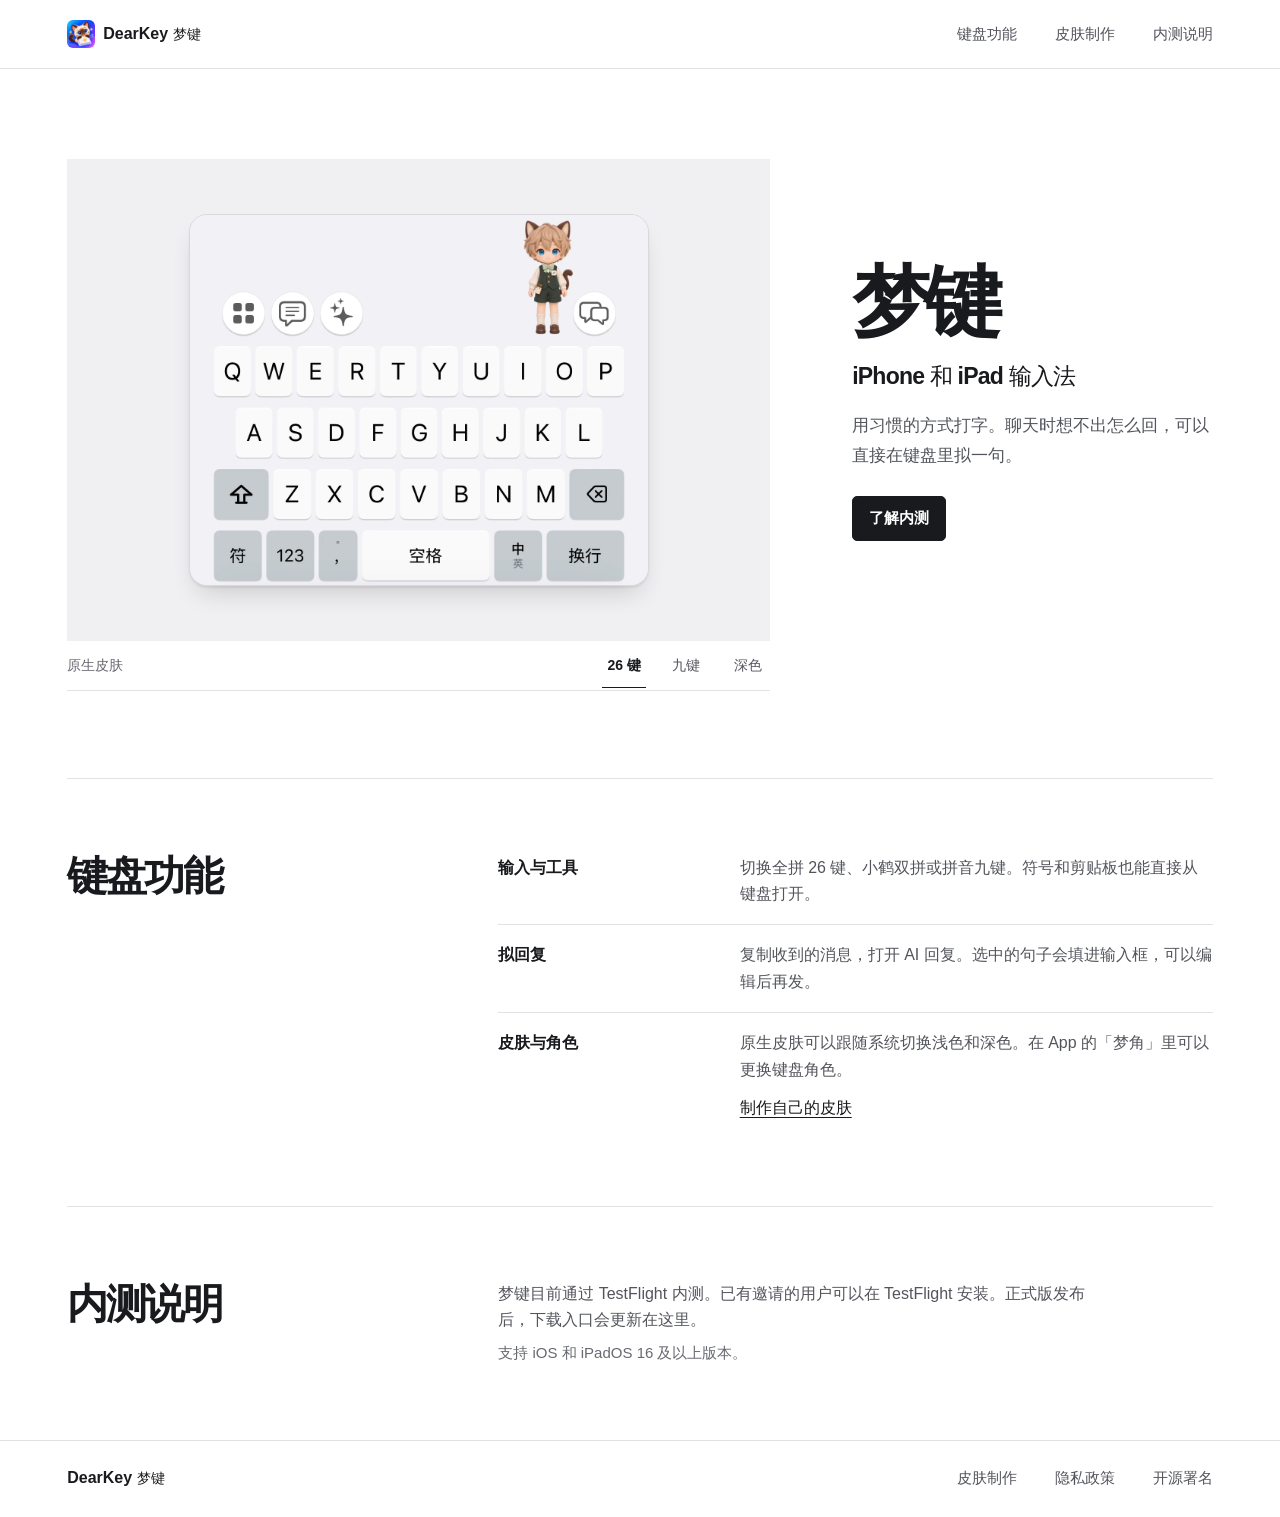
<file: index.html>
<!DOCTYPE html>
<html lang="zh-CN">
<head>
  <meta charset="UTF-8">
  <meta name="viewport" content="width=device-width, initial-scale=1, viewport-fit=cover">
  <title>DearKey 梦键 · iPhone 和 iPad 输入法</title>
  <meta name="description" content="梦键是 iPhone 和 iPad 上的输入法，支持全拼、小鹤双拼、拼音九键和键盘内拟回复。">
  <meta name="theme-color" content="#ffffff">
  <link rel="canonical" href="https://dearkey.cn/">
  <link rel="icon" type="image/png" href="assets/favicon.png">
  <link rel="apple-touch-icon" href="assets/favicon.png">
  <meta property="og:type" content="website">
  <meta property="og:site_name" content="DearKey 梦键">
  <meta property="og:title" content="DearKey 梦键 · iPhone 和 iPad 输入法">
  <meta property="og:description" content="全拼、小鹤双拼和拼音九键。需要时，可以在键盘里拟回复。">
  <meta property="og:url" content="https://dearkey.cn/">
  <meta property="og:image" content="https://dearkey.cn/assets/keyboard-native-light.webp">
  <meta property="og:image:alt" content="梦键的原生灰白皮肤与全拼 26 键">
  <meta name="twitter:card" content="summary_large_image">
  <link rel="stylesheet" href="assets/styles.css?v=3">
  <script type="application/ld+json">
  {"@context":"https://schema.org","@type":"SoftwareApplication","name":"DearKey 梦键","applicationCategory":"UtilitiesApplication","operatingSystem":"iOS 16+ / iPadOS","description":"支持全拼、小鹤双拼、拼音九键和键盘内 AI 回复的输入法。","url":"https://dearkey.cn/","image":"https://dearkey.cn/assets/appicon.webp"}
  </script>
</head>
<body>
  <a class="skip-link" href="#main">跳到正文</a>
  <header class="nav" id="top">
    <div class="wrap nav-in">
      <a class="brand" href="#top" aria-label="DearKey 梦键首页">
        <img src="assets/appicon.webp" alt="" width="28" height="28">
        <span>DearKey <em>梦键</em></span>
      </a>
      <nav class="links" aria-label="主导航">
        <a class="nav-product" href="#product">键盘功能</a>
        <a href="skin-studio/index.html">皮肤制作</a>
        <a href="#get">内测说明</a>
      </nav>
    </div>
  </header>

  <main class="wrap" id="main">
    <section class="hero" aria-labelledby="hero-title">
      <div class="hero-intro">
        <h1 id="hero-title">梦键</h1>
        <p class="hero-platform">iPhone 和 iPad 输入法</p>
        <p class="hero-description">用习惯的方式打字。聊天时想不出怎么回，可以直接在键盘里拟一句。</p>
        <a class="btn btn-ink" href="#get">了解内测</a>
      </div>

      <section class="keyboard-preview" id="screens" aria-labelledby="preview-title">
        <div class="keyboard-stage">
          <figure class="keyboard-shot keyboard-light">
            <img src="assets/keyboard-native-light.webp" width="1206" height="976" alt="梦键原生浅色皮肤的 26 键键盘，白色键帽和浅灰色功能键，猫耳角色站在工具栏旁" fetchpriority="high">
          </figure>
          <figure class="keyboard-shot keyboard-nine">
            <img src="assets/keyboard-native-nine.webp" width="1206" height="976" alt="梦键原生浅色皮肤的拼音九键键盘" fetchpriority="low">
          </figure>
          <figure class="keyboard-shot keyboard-dark">
            <img src="assets/keyboard-native-dark.webp" width="1206" height="976" alt="梦键原生深色皮肤的 26 键键盘" fetchpriority="low">
          </figure>
        </div>
        <div class="preview-caption">
          <p id="preview-title">原生皮肤</p>
          <fieldset class="preview-controls">
            <legend class="visually-hidden">切换键盘预览</legend>
            <div class="preview-option">
              <input type="radio" name="keyboard-preview" id="preview-light" checked>
              <label for="preview-light">26 键</label>
            </div>
            <div class="preview-option">
              <input type="radio" name="keyboard-preview" id="preview-nine">
              <label for="preview-nine">九键</label>
            </div>
            <div class="preview-option">
              <input type="radio" name="keyboard-preview" id="preview-dark">
              <label for="preview-dark">深色</label>
            </div>
          </fieldset>
        </div>
      </section>
    </section>

    <section class="features" id="product" aria-labelledby="product-title">
      <h2 id="product-title">键盘功能</h2>
      <dl class="feature-list">
        <div>
          <dt>输入与工具</dt>
          <dd>切换全拼 26 键、小鹤双拼或拼音九键。符号和剪贴板也能直接从键盘打开。</dd>
        </div>
        <div>
          <dt>拟回复</dt>
          <dd>复制收到的消息，打开 AI 回复。选中的句子会填进输入框，可以编辑后再发。</dd>
        </div>
        <div id="characters">
          <dt>皮肤与角色</dt>
          <dd>原生皮肤可以跟随系统切换浅色和深色。在 App 的「梦角」里可以更换键盘角色。<a href="skin-studio/index.html">制作自己的皮肤</a></dd>
        </div>
      </dl>
    </section>

    <section class="access" id="get" aria-labelledby="access-title">
      <h2 id="access-title">内测说明</h2>
      <p>梦键目前通过 TestFlight 内测。已有邀请的用户可以在 TestFlight 安装。正式版发布后，下载入口会更新在这里。</p>
      <p class="system-requirements">支持 iOS 和 iPadOS 16 及以上版本。</p>
    </section>
  </main>

  <footer class="footer">
    <div class="wrap footer-bottom">
      <a class="brand" href="#top" aria-label="回到 DearKey 梦键首页">
        <span>DearKey <em>梦键</em></span>
      </a>
      <nav class="footer-links" aria-label="页脚链接">
        <a href="skin-studio/index.html">皮肤制作</a>
        <a href="privacy.html">隐私政策</a>
        <a href="credits.html">开源署名</a>
      </nav>
    </div>
  </footer>
</body>
</html>
</file>
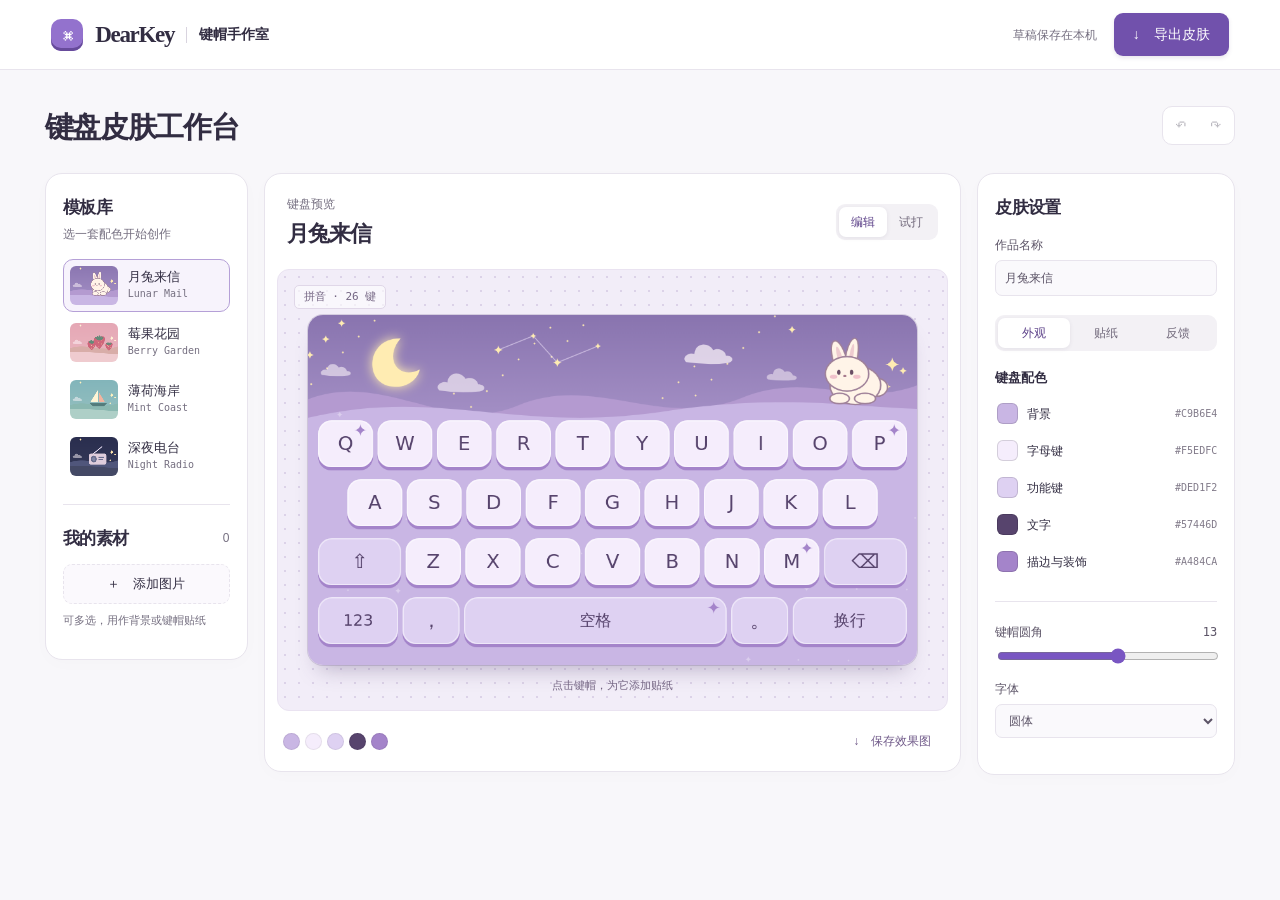
<file: skin-studio/index.html>
<!doctype html>
<html lang="zh-CN">
  <head>
    <meta charset="utf-8" />
    <meta name="viewport" content="width=device-width,initial-scale=1" />
    <meta name="theme-color" content="#f8f6fb" />
    <title>键帽手作室 · DearKey 梦键</title>
    <link rel="stylesheet" href="studio.css" />
    <script defer src="drawing.js"></script>
    <script defer src="package.js"></script>
    <script defer src="studio.js"></script>
  </head>
  <body>
    <header>
      <div class="brand">
        <span class="logo" aria-hidden="true">⌘</span><strong>DearKey</strong
        ><i></i><span>键帽手作室</span>
      </div>
      <div class="header-actions">
        <small id="saved" role="status"></small
        ><button id="export" class="primary">↓　导出皮肤</button>
      </div>
    </header>
    <main>
      <div class="page-title">
        <div><h1>键盘皮肤工作台</h1></div>
        <div class="history">
          <button id="undo" title="撤销" aria-label="撤销">↶</button
          ><button id="redo" title="重做" aria-label="重做">↷</button>
        </div>
      </div>
      <div class="workspace">
        <aside class="library panel">
          <h2>模板库</h2>
          <p class="muted">选一套配色开始创作</p>
          <div id="templates"></div>
          <hr />
          <div class="row">
            <h2>我的素材</h2>
            <span class="count" id="asset-count">0</span>
          </div>
          <label class="upload"
            >＋　添加图片<input
              id="files"
              type="file"
              multiple
              accept="image/*" /></label
          ><small class="hint">可多选，用作背景或键帽贴纸</small>
          <div id="assets"></div>
          <button id="batch" class="outline" hidden>
            按素材顺序铺到字母键
          </button>
        </aside>
        <section class="center panel">
          <div class="canvas-head">
            <div>
              <small class="muted">键盘预览</small>
              <h2 id="design-title"></h2>
            </div>
            <div class="segments" aria-label="预览模式">
              <button id="edit" aria-pressed="true">编辑</button
              ><button id="try" aria-pressed="false">试打</button>
            </div>
          </div>
          <div class="stage">
            <span class="stage-label">拼音 · 26 键</span>
            <div id="keyboard">
              <canvas
                id="preview"
                width="960"
                height="552"
                aria-label="键盘外观"
              ></canvas>
              <div id="keys"></div>
              <canvas
                id="float-preview"
                width="192"
                height="192"
                hidden
                aria-hidden="true"
              ></canvas>
            </div>
            <span class="stage-caption" id="stage-caption"></span>
          </div>
          <div class="trybar" id="trybar" hidden>
            <label for="typed">试打</label
            ><textarea
              id="typed"
              rows="1"
              placeholder="点击键帽，或在这里输入"
            ></textarea
            ><button id="clear">清空</button>
          </div>
          <div class="canvas-foot">
            <div class="palette" id="palette"></div>
            <button id="png" class="quiet">↓　保存效果图</button>
          </div>
        </section>
        <aside class="inspector panel">
          <h2>皮肤设置</h2>
          <label class="field"
            >作品名称<input id="name" maxlength="32"
          /></label>
          <div class="tabs" role="group" aria-label="设置分类">
            <button data-tab="look" aria-pressed="true">外观</button
            ><button data-tab="art">贴纸</button
            ><button data-tab="feedback">反馈</button>
          </div>
          <div id="look">
            <div class="subhead">键盘配色</div>
            <div id="colors"></div>
            <hr />
            <label class="field"
              >键帽圆角 <output id="radius-value" for="radius"></output
              ><input id="radius" type="range" min="2" max="22"
            /></label>
            <label class="field"
              >字体<select id="font">
                <option value="rounded">圆体</option>
                <option value="serif">衬线体</option>
                <option value="mono">等宽体</option>
              </select></label
            >
          </div>
          <div id="art" hidden>
            <label class="field">贴纸位置<select id="target"></select></label>
            <div class="subhead">图案</div>
            <div id="motifs"></div>
            <button id="remove-face" class="quiet">恢复键帽底色</button
            ><button id="remove-art" class="quiet">移除此处贴纸</button>
            <hr />
            <label class="field"
              >漂浮贴纸<select id="floating">
                <option value="">关闭</option>
                <option>✦</option>
                <option>♡</option>
                <option>☾</option>
                <option>✿</option>
              </select></label
            >
            <div id="float-settings" hidden>
              <label class="field"
                >水平位置<input
                  id="floatX"
                  type="range"
                  min="5"
                  max="95" /></label
              ><label class="field"
                >垂直位置<input
                  id="floatY"
                  type="range"
                  min="8"
                  max="92" /></label
              ><label class="field"
                >贴纸大小<input id="floatSize" type="range" min="4" max="19"
              /></label>
            </div>
            <hr />
            <div class="subhead">背景图片</div>
            <button id="choose-bg" class="outline">从设备选择图片</button
            ><button id="reset-bg" class="quiet">恢复模板背景</button
            ><small class="hint">点素材缩略图，可将它用作背景或贴纸。</small>
          </div>
          <div id="feedback" hidden>
            <label class="field"
              >按键动效<select id="effect">
                <option value="none">关闭</option>
                <option value="bounce">轻弹</option>
                <option value="star">星光上浮</option>
              </select></label
            ><label class="field"
              >按键音效<select id="sound">
                <option value="none">静音</option>
                <option value="click">轻敲</option>
                <option value="pop">气泡</option>
              </select></label
            ><button id="audition" class="outline">▷　试按一下</button>
          </div>
        </aside>
      </div>
    </main>
    <dialog id="export-dialog">
      <form method="dialog">
        <div class="row">
          <h2>导出皮肤</h2>
          <button aria-label="关闭">×</button>
        </div>
      </form>
      <p>
        将皮肤包存到「文件」，在梦键的「键盘皮肤 →
        导入百度皮肤」中选取，即可换上。
      </p>
      <button id="download" class="primary">↓　下载梦键皮肤包 (.bda)</button>
    </dialog>
    <dialog id="asset-dialog">
      <form method="dialog">
        <div class="row">
          <h2>使用素材</h2>
          <button aria-label="关闭">×</button>
        </div>
      </form>
      <img id="asset-preview" alt="所选素材" /><button
        id="use-bg"
        class="outline"
      >
        设为键盘背景</button
      ><button id="use-face" class="outline">设为所选键帽底图</button
      ><button id="use-float" class="outline">设为漂浮贴纸</button
      ><button id="use-art" class="outline">贴到所选键帽</button>
    </dialog>
    <input type="file" id="bg-file" accept="image/*" hidden />
    <div id="notice" role="status"></div>
  </body>
</html>
</file>
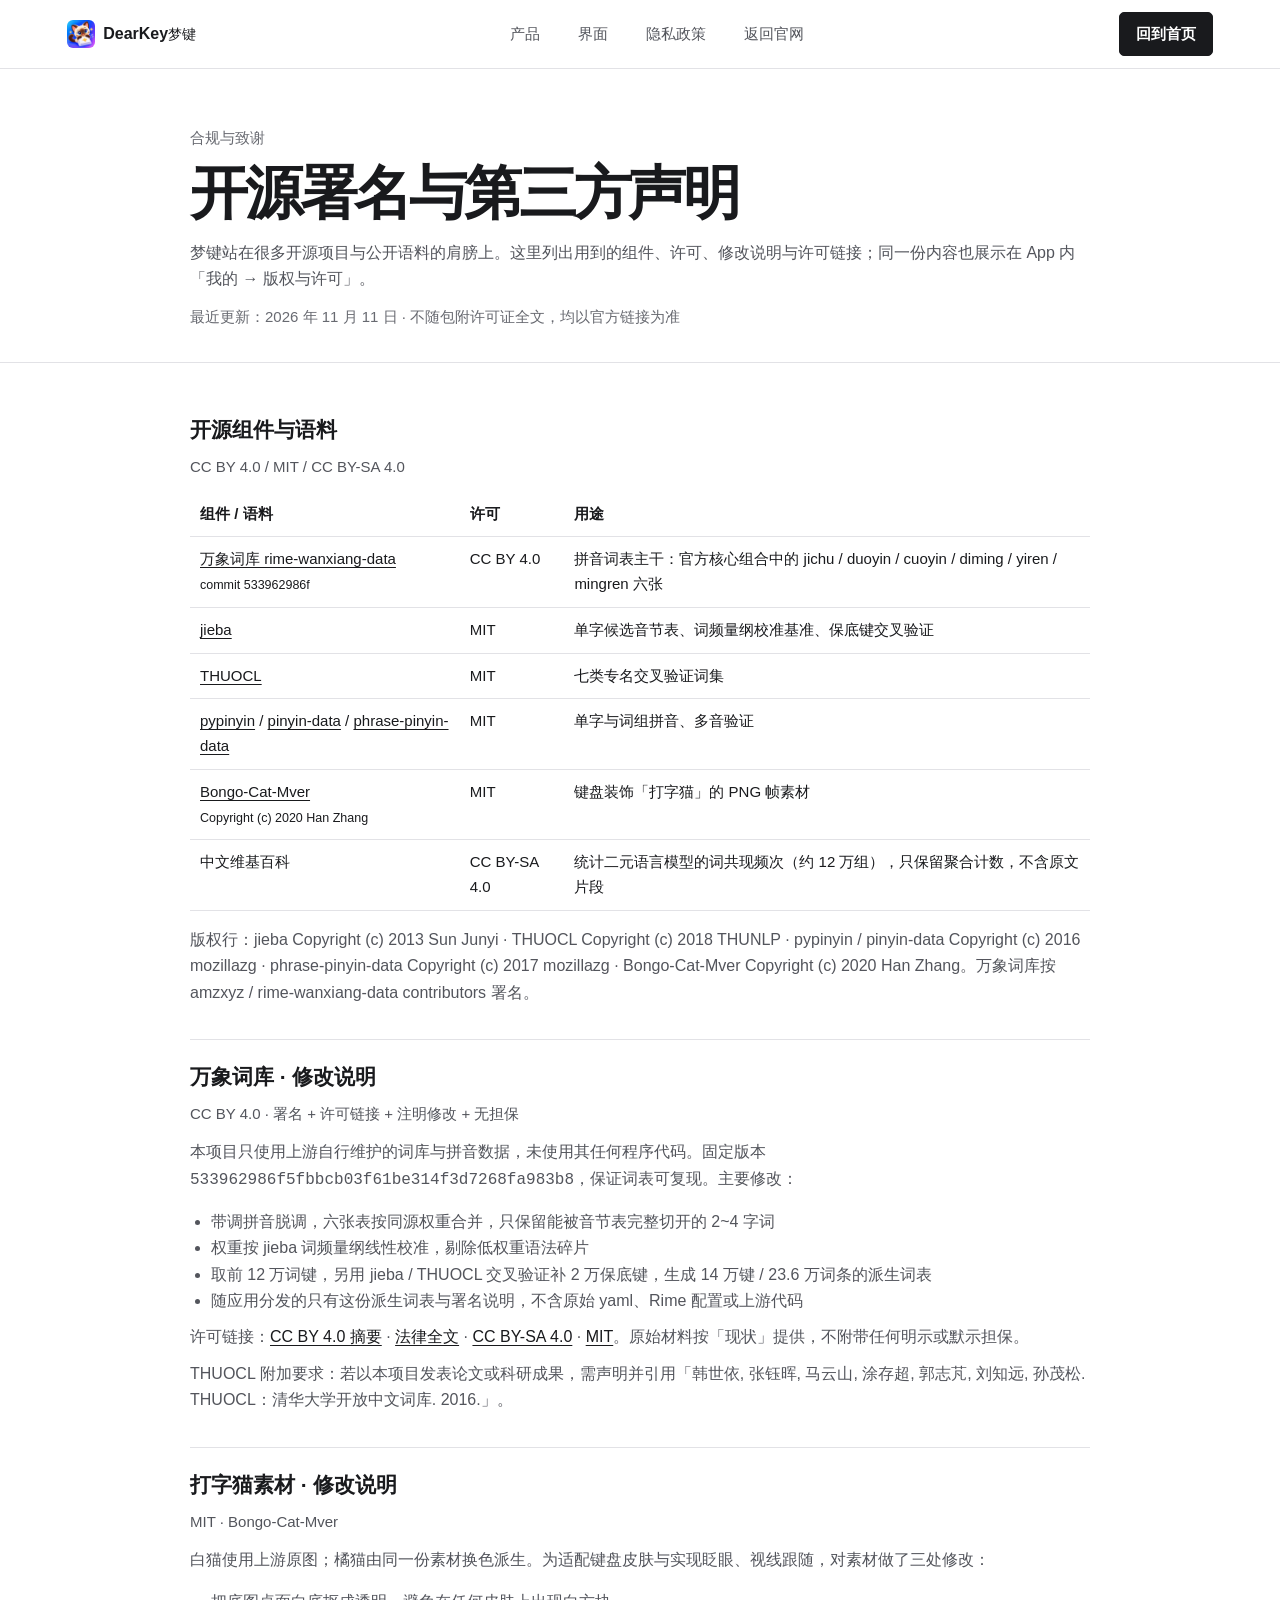
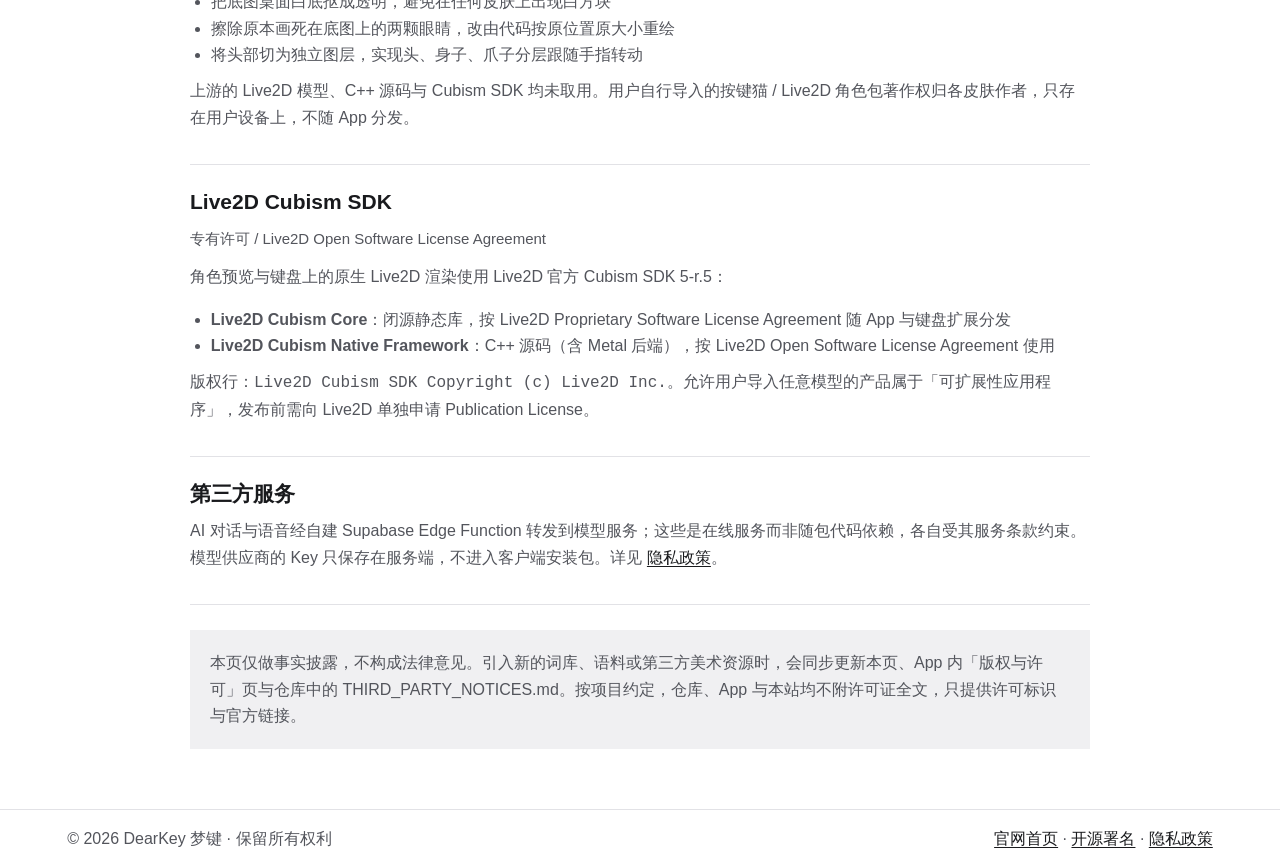
<file: credits.html>
<!DOCTYPE html>
<html lang="zh-CN">
<head>
<meta charset="UTF-8">
<meta name="viewport" content="width=device-width, initial-scale=1">
<title>开源署名 · DearKey 梦键</title>
<meta name="description" content="DearKey 梦键使用的第三方组件、语料与素材的署名、许可与修改说明。">
<meta name="theme-color" content="#ffffff">
<link rel="canonical" href="https://dearkey.cn/credits.html">
<link rel="icon" type="image/png" href="assets/favicon.png">
<link rel="stylesheet" href="assets/styles.css?v=3">
</head>
<body class="doc-page">
<header class="nav"><div class="wrap nav-in">
  <a class="brand" href="index.html"><img src="assets/appicon.webp" alt="DearKey 梦键图标" width="30" height="30"><span>DearKey<em>梦键</em></span></a>
  <nav class="links" aria-label="主导航"><a href="index.html#product">产品</a><a href="index.html#screens">界面</a><a href="privacy.html">隐私政策</a><a href="index.html">返回官网</a></nav>
  <div class="nav-right"><a class="btn btn-ink btn-sm" href="index.html">回到首页</a></div>
</div></header>

<main>
<section class="doc-hero"><div class="container">
  <span class="eyebrow">合规与致谢</span>
  <h1>开源署名与第三方声明</h1>
  <p>梦键站在很多开源项目与公开语料的肩膀上。这里列出用到的组件、许可、修改说明与许可链接；同一份内容也展示在 App 内「我的 → 版权与许可」。</p>
  <div class="doc-meta">最近更新：2026 年 11 月 11 日 · 不随包附许可证全文，均以官方链接为准</div>
</div></section>

<section class="doc"><div class="container doc-body">

  <article class="card doc-card">
    <h2>开源组件与语料</h2>
    <span class="lic">CC BY 4.0 / MIT / CC BY-SA 4.0</span>
    <div class="table-wrap"><table>
      <thead><tr><th>组件 / 语料</th><th>许可</th><th>用途</th></tr></thead>
      <tbody>
        <tr><td><a href="https://github.com/amzxyz/rime-wanxiang-data" target="_blank" rel="noopener">万象词库 rime-wanxiang-data</a><br><small>commit 533962986f</small></td><td>CC BY 4.0</td><td>拼音词表主干：官方核心组合中的 jichu / duoyin / cuoyin / diming / yiren / mingren 六张</td></tr>
        <tr><td><a href="https://github.com/fxsjy/jieba" target="_blank" rel="noopener">jieba</a></td><td>MIT</td><td>单字候选音节表、词频量纲校准基准、保底键交叉验证</td></tr>
        <tr><td><a href="https://github.com/thunlp/THUOCL" target="_blank" rel="noopener">THUOCL</a></td><td>MIT</td><td>七类专名交叉验证词集</td></tr>
        <tr><td><a href="https://github.com/mozillazg/python-pinyin" target="_blank" rel="noopener">pypinyin</a> / <a href="https://github.com/mozillazg/pinyin-data" target="_blank" rel="noopener">pinyin-data</a> / <a href="https://github.com/mozillazg/phrase-pinyin-data" target="_blank" rel="noopener">phrase-pinyin-data</a></td><td>MIT</td><td>单字与词组拼音、多音验证</td></tr>
        <tr><td><a href="https://github.com/MMmmmoko/Bongo-Cat-Mver" target="_blank" rel="noopener">Bongo-Cat-Mver</a><br><small>Copyright (c) 2020 Han Zhang</small></td><td>MIT</td><td>键盘装饰「打字猫」的 PNG 帧素材</td></tr>
        <tr><td>中文维基百科</td><td>CC BY-SA 4.0</td><td>统计二元语言模型的词共现频次（约 12 万组），只保留聚合计数，不含原文片段</td></tr>
      </tbody>
    </table></div>
    <p style="margin-top:16px">版权行：jieba Copyright (c) 2013 Sun Junyi · THUOCL Copyright (c) 2018 THUNLP · pypinyin / pinyin-data Copyright (c) 2016 mozillazg · phrase-pinyin-data Copyright (c) 2017 mozillazg · Bongo-Cat-Mver Copyright (c) 2020 Han Zhang。万象词库按 amzxyz / rime-wanxiang-data contributors 署名。</p>
  </article>

  <article class="card doc-card">
    <h2>万象词库 · 修改说明</h2>
    <span class="lic">CC BY 4.0 · 署名 + 许可链接 + 注明修改 + 无担保</span>
    <p>本项目只使用上游自行维护的词库与拼音数据，未使用其任何程序代码。固定版本 <code>533962986f5fbbcb03f61be314f3d7268fa983b8</code>，保证词表可复现。主要修改：</p>
    <ul>
      <li>带调拼音脱调，六张表按同源权重合并，只保留能被音节表完整切开的 2~4 字词</li>
      <li>权重按 jieba 词频量纲线性校准，剔除低权重语法碎片</li>
      <li>取前 12 万词键，另用 jieba / THUOCL 交叉验证补 2 万保底键，生成 14 万键 / 23.6 万词条的派生词表</li>
      <li>随应用分发的只有这份派生词表与署名说明，不含原始 yaml、Rime 配置或上游代码</li>
    </ul>
    <p>许可链接：<a href="https://creativecommons.org/licenses/by/4.0/" target="_blank" rel="noopener">CC BY 4.0 摘要</a> · <a href="https://creativecommons.org/licenses/by/4.0/legalcode" target="_blank" rel="noopener">法律全文</a> · <a href="https://creativecommons.org/licenses/by-sa/4.0/" target="_blank" rel="noopener">CC BY-SA 4.0</a> · <a href="https://opensource.org/license/mit" target="_blank" rel="noopener">MIT</a>。原始材料按「现状」提供，不附带任何明示或默示担保。</p>
    <p>THUOCL 附加要求：若以本项目发表论文或科研成果，需声明并引用「韩世依, 张钰晖, 马云山, 涂存超, 郭志芃, 刘知远, 孙茂松. THUOCL：清华大学开放中文词库. 2016.」。</p>
  </article>

  <article class="card doc-card">
    <h2>打字猫素材 · 修改说明</h2>
    <span class="lic">MIT · Bongo-Cat-Mver</span>
    <p>白猫使用上游原图；橘猫由同一份素材换色派生。为适配键盘皮肤与实现眨眼、视线跟随，对素材做了三处修改：</p>
    <ul>
      <li>把底图桌面白底抠成透明，避免在任何皮肤上出现白方块</li>
      <li>擦除原本画死在底图上的两颗眼睛，改由代码按原位置原大小重绘</li>
      <li>将头部切为独立图层，实现头、身子、爪子分层跟随手指转动</li>
    </ul>
    <p>上游的 Live2D 模型、C++ 源码与 Cubism SDK 均未取用。用户自行导入的按键猫 / Live2D 角色包著作权归各皮肤作者，只存在用户设备上，不随 App 分发。</p>
  </article>

  <article class="card doc-card">
    <h2>Live2D Cubism SDK</h2>
    <span class="lic">专有许可 / Live2D Open Software License Agreement</span>
    <p>角色预览与键盘上的原生 Live2D 渲染使用 Live2D 官方 Cubism SDK 5-r.5：</p>
    <ul>
      <li><strong>Live2D Cubism Core</strong>：闭源静态库，按 Live2D Proprietary Software License Agreement 随 App 与键盘扩展分发</li>
      <li><strong>Live2D Cubism Native Framework</strong>：C++ 源码（含 Metal 后端），按 Live2D Open Software License Agreement 使用</li>
    </ul>
    <p>版权行：<code>Live2D Cubism SDK  Copyright (c) Live2D Inc.</code>。允许用户导入任意模型的产品属于「可扩展性应用程序」，发布前需向 Live2D 单独申请 Publication License。</p>
  </article>

  <article class="card doc-card">
    <h2>第三方服务</h2>
    <p>AI 对话与语音经自建 Supabase Edge Function 转发到模型服务；这些是在线服务而非随包代码依赖，各自受其服务条款约束。模型供应商的 Key 只保存在服务端，不进入客户端安装包。详见 <a href="privacy.html">隐私政策</a>。</p>
  </article>

  <div class="doc-note">本页仅做事实披露，不构成法律意见。引入新的词库、语料或第三方美术资源时，会同步更新本页、App 内「版权与许可」页与仓库中的 THIRD_PARTY_NOTICES.md。按项目约定，仓库、App 与本站均不附许可证全文，只提供许可标识与官方链接。</div>
</div></section>
</main>

<footer class="footer"><div class="wrap footer-bottom">
  <span>© 2026 DearKey 梦键 · 保留所有权利</span>
  <span><a href="index.html">官网首页</a> · <a href="credits.html">开源署名</a> · <a href="privacy.html">隐私政策</a></span>
</div></footer>
</body>
</html>
</file>
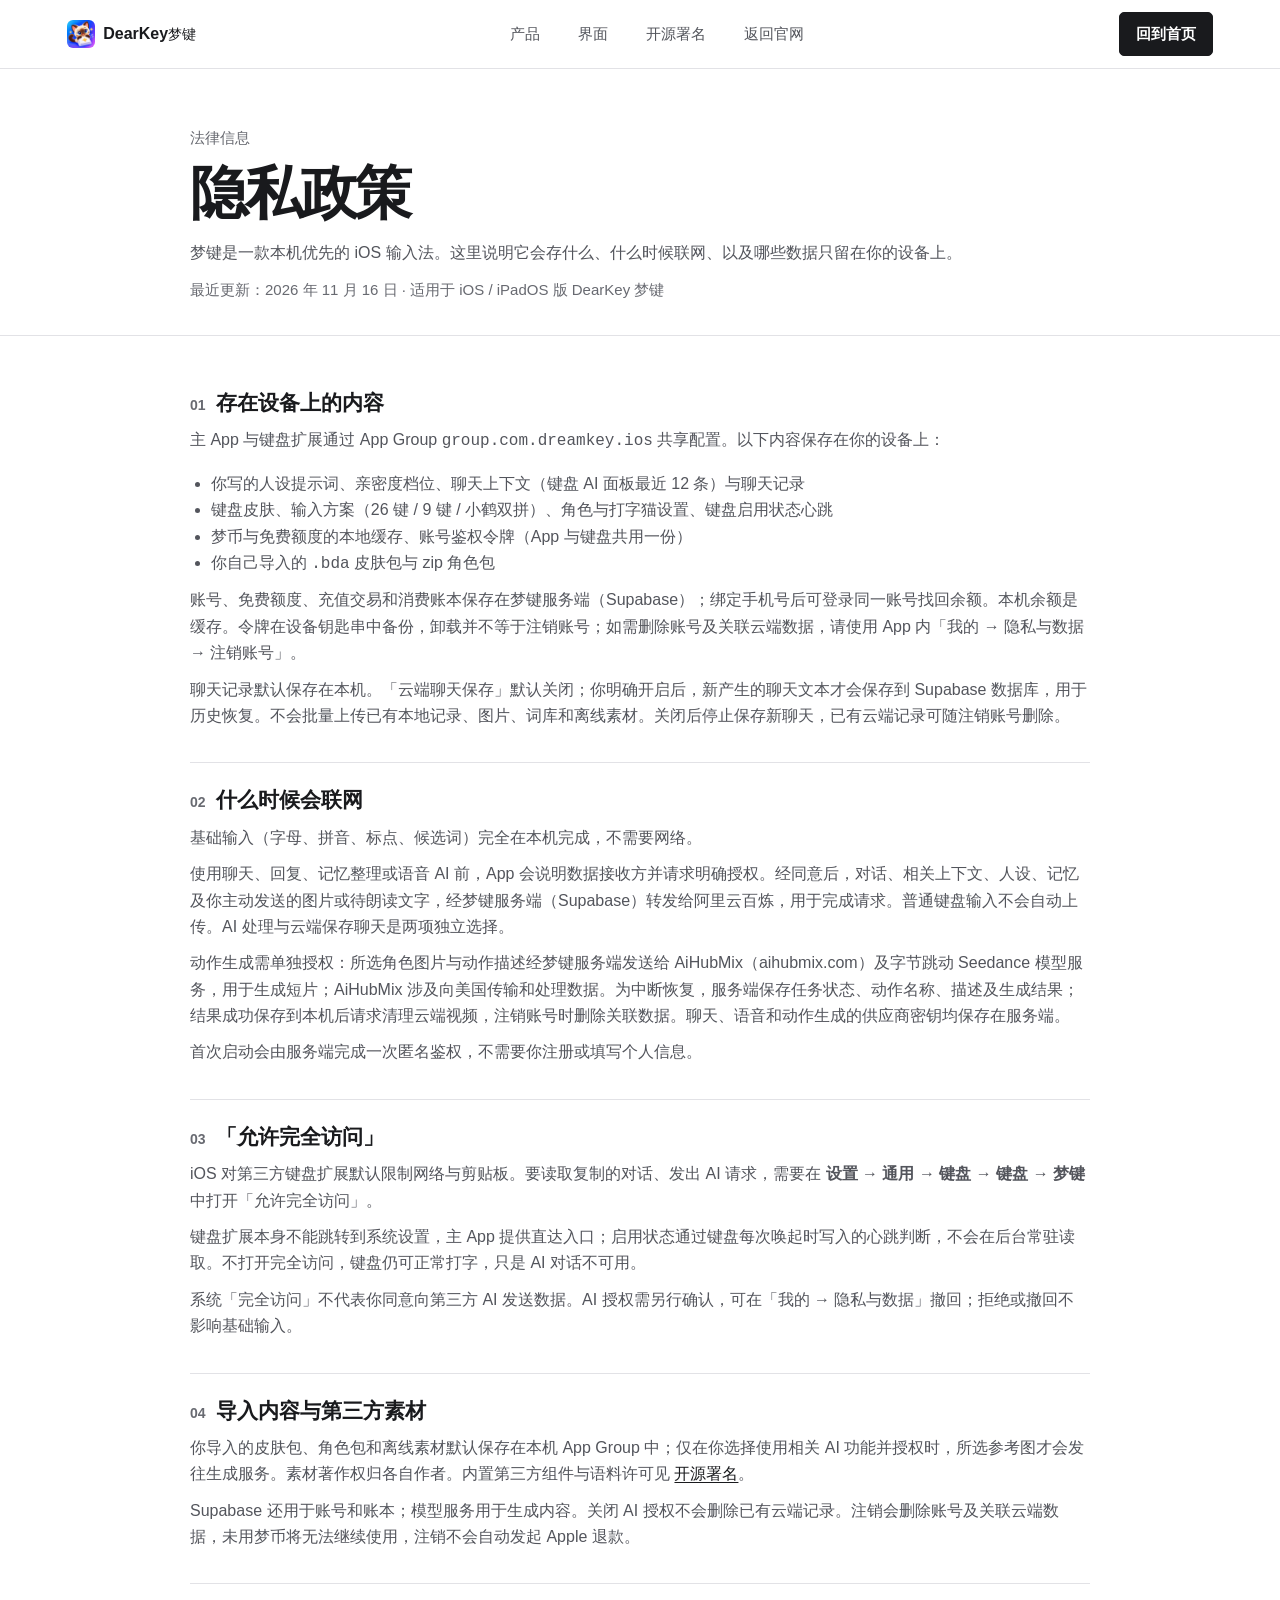
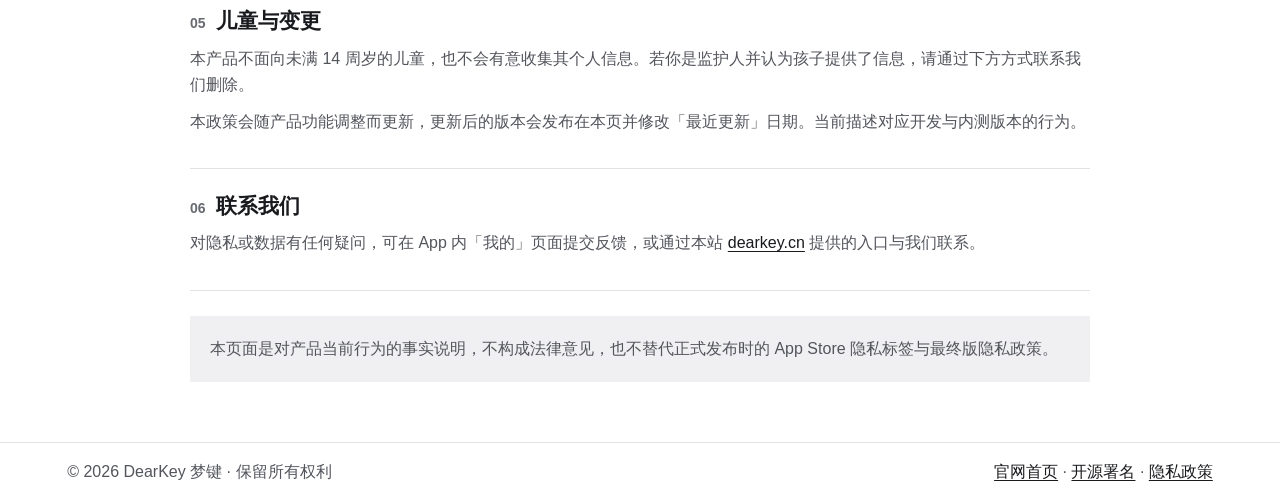
<file: privacy.html>
<!DOCTYPE html>
<html lang="zh-CN">
<head>
<meta charset="UTF-8">
<meta name="viewport" content="width=device-width, initial-scale=1">
<title>隐私政策 · DearKey 梦键</title>
<meta name="description" content="DearKey 梦键的隐私政策：本机存储、AI 对话请求、完全访问说明与数据处理方式。">
<meta name="theme-color" content="#ffffff">
<link rel="canonical" href="https://dearkey.cn/privacy.html">
<link rel="icon" type="image/png" href="assets/favicon.png">
<link rel="stylesheet" href="assets/styles.css?v=3">
</head>
<body class="doc-page">
<header class="nav"><div class="wrap nav-in">
  <a class="brand" href="index.html"><img src="assets/appicon.webp" alt="DearKey 梦键图标" width="30" height="30"><span>DearKey<em>梦键</em></span></a>
  <nav class="links" aria-label="主导航"><a href="index.html#product">产品</a><a href="index.html#screens">界面</a><a href="credits.html">开源署名</a><a href="index.html">返回官网</a></nav>
  <div class="nav-right"><a class="btn btn-ink btn-sm" href="index.html">回到首页</a></div>
</div></header>

<main>
<section class="doc-hero"><div class="container">
  <span class="eyebrow">法律信息</span>
  <h1>隐私政策</h1>
  <p>梦键是一款本机优先的 iOS 输入法。这里说明它会存什么、什么时候联网、以及哪些数据只留在你的设备上。</p>
  <div class="doc-meta">最近更新：2026 年 11 月 16 日 · 适用于 iOS / iPadOS 版 DearKey 梦键</div>
</div></section>

<section class="doc"><div class="container doc-body">
  <article class="card doc-card">
    <h2><span>01</span> 存在设备上的内容</h2>
    <p>主 App 与键盘扩展通过 App Group <code>group.com.dreamkey.ios</code> 共享配置。以下内容保存在你的设备上：</p>
    <ul>
      <li>你写的人设提示词、亲密度档位、聊天上下文（键盘 AI 面板最近 12 条）与聊天记录</li>
      <li>键盘皮肤、输入方案（26 键 / 9 键 / 小鹤双拼）、角色与打字猫设置、键盘启用状态心跳</li>
      <li>梦币与免费额度的本地缓存、账号鉴权令牌（App 与键盘共用一份）</li>
      <li>你自己导入的 <code>.bda</code> 皮肤包与 zip 角色包</li>
    </ul>
    <p>账号、免费额度、充值交易和消费账本保存在梦键服务端（Supabase）；绑定手机号后可登录同一账号找回余额。本机余额是缓存。令牌在设备钥匙串中备份，卸载并不等于注销账号；如需删除账号及关联云端数据，请使用 App 内「我的 → 隐私与数据 → 注销账号」。</p>
    <p>聊天记录默认保存在本机。「云端聊天保存」默认关闭；你明确开启后，新产生的聊天文本才会保存到 Supabase 数据库，用于历史恢复。不会批量上传已有本地记录、图片、词库和离线素材。关闭后停止保存新聊天，已有云端记录可随注销账号删除。</p>
  </article>

  <article class="card doc-card">
    <h2><span>02</span> 什么时候会联网</h2>
    <p>基础输入（字母、拼音、标点、候选词）完全在本机完成，不需要网络。</p>
    <p>使用聊天、回复、记忆整理或语音 AI 前，App 会说明数据接收方并请求明确授权。经同意后，对话、相关上下文、人设、记忆及你主动发送的图片或待朗读文字，经梦键服务端（Supabase）转发给阿里云百炼，用于完成请求。普通键盘输入不会自动上传。AI 处理与云端保存聊天是两项独立选择。</p>
    <p>动作生成需单独授权：所选角色图片与动作描述经梦键服务端发送给 AiHubMix（aihubmix.com）及字节跳动 Seedance 模型服务，用于生成短片；AiHubMix 涉及向美国传输和处理数据。为中断恢复，服务端保存任务状态、动作名称、描述及生成结果；结果成功保存到本机后请求清理云端视频，注销账号时删除关联数据。聊天、语音和动作生成的供应商密钥均保存在服务端。</p>
    <p>首次启动会由服务端完成一次匿名鉴权，不需要你注册或填写个人信息。</p>
  </article>

  <article class="card doc-card">
    <h2><span>03</span> 「允许完全访问」</h2>
    <p>iOS 对第三方键盘扩展默认限制网络与剪贴板。要读取复制的对话、发出 AI 请求，需要在 <strong>设置 → 通用 → 键盘 → 键盘 → 梦键</strong> 中打开「允许完全访问」。</p>
    <p>键盘扩展本身不能跳转到系统设置，主 App 提供直达入口；启用状态通过键盘每次唤起时写入的心跳判断，不会在后台常驻读取。不打开完全访问，键盘仍可正常打字，只是 AI 对话不可用。</p>
    <p>系统「完全访问」不代表你同意向第三方 AI 发送数据。AI 授权需另行确认，可在「我的 → 隐私与数据」撤回；拒绝或撤回不影响基础输入。</p>
  </article>

  <article class="card doc-card">
    <h2><span>04</span> 导入内容与第三方素材</h2>
    <p>你导入的皮肤包、角色包和离线素材默认保存在本机 App Group 中；仅在你选择使用相关 AI 功能并授权时，所选参考图才会发往生成服务。素材著作权归各自作者。内置第三方组件与语料许可见 <a href="credits.html">开源署名</a>。</p>
    <p>Supabase 还用于账号和账本；模型服务用于生成内容。关闭 AI 授权不会删除已有云端记录。注销会删除账号及关联云端数据，未用梦币将无法继续使用，注销不会自动发起 Apple 退款。</p>
  </article>

  <article class="card doc-card">
    <h2><span>05</span> 儿童与变更</h2>
    <p>本产品不面向未满 14 周岁的儿童，也不会有意收集其个人信息。若你是监护人并认为孩子提供了信息，请通过下方方式联系我们删除。</p>
    <p>本政策会随产品功能调整而更新，更新后的版本会发布在本页并修改「最近更新」日期。当前描述对应开发与内测版本的行为。</p>
  </article>

  <article class="card doc-card">
    <h2><span>06</span> 联系我们</h2>
    <p>对隐私或数据有任何疑问，可在 App 内「我的」页面提交反馈，或通过本站 <a href="index.html">dearkey.cn</a> 提供的入口与我们联系。</p>
  </article>

  <div class="doc-note">本页面是对产品当前行为的事实说明，不构成法律意见，也不替代正式发布时的 App Store 隐私标签与最终版隐私政策。</div>
</div></section>
</main>

<footer class="footer"><div class="wrap footer-bottom">
  <span>© 2026 DearKey 梦键 · 保留所有权利</span>
  <span><a href="index.html">官网首页</a> · <a href="credits.html">开源署名</a> · <a href="privacy.html">隐私政策</a></span>
</div></footer>
</body>
</html>
</file>
<file: assets/styles.css>
:root {
  color-scheme: light;
  --paper: #fff;
  --ink: #191a1d;
  --muted: #53555c;
  --faint: #686a71;
  --line: #e2e2e6;
  --surface: #f0f0f2;
  --gutter: clamp(20px, 5.25vw, 76px);
  --sans: -apple-system, BlinkMacSystemFont, "PingFang SC", "Microsoft YaHei", "Noto Sans CJK SC", sans-serif;
}

*, *::before, *::after { box-sizing: border-box; }
html { scroll-padding-top: 22px; }
body {
  margin: 0;
  color: var(--ink);
  background: var(--paper);
  font: 1rem/1.65 var(--sans);
  -webkit-font-smoothing: antialiased;
}
h1, h2, h3, p, figure, dl, dd { margin: 0; }
a { color: inherit; }
img { display: block; max-width: 100%; height: auto; }
:focus-visible { outline: 2px solid #2054a4; outline-offset: 4px; }

.wrap { width: min(100% - 2 * var(--gutter), 1180px); margin-inline: auto; }
.container { width: min(100% - 2 * var(--gutter), 900px); margin-inline: auto; }

.skip-link {
  position: absolute;
  z-index: 1;
  top: 10px;
  left: var(--gutter);
  padding: 9px 14px;
  background: var(--paper);
  transform: translateY(-200%);
}
.skip-link:focus { transform: none; }
.visually-hidden {
  position: absolute;
  width: 1px;
  height: 1px;
  padding: 0;
  overflow: hidden;
  clip-path: inset(50%);
  white-space: nowrap;
}

.nav { border-bottom: 1px solid var(--line); }
.nav-in {
  min-height: 68px;
  display: flex;
  align-items: center;
  justify-content: space-between;
  gap: clamp(12px, 2.5vw, 34px);
}
.brand {
  display: inline-flex;
  min-height: 44px;
  align-items: center;
  gap: 8px;
  color: var(--ink);
  font-size: 1rem;
  font-weight: 720;
  line-height: 1.15;
  text-decoration: none;
  white-space: nowrap;
}
.brand img { flex: none; width: 28px; border-radius: 6px; }
.brand em { font-size: .875em; font-weight: 500; font-style: normal; }
.links, .footer-links {
  display: flex;
  flex-wrap: wrap;
  align-items: center;
  gap: 0 clamp(18px, 3vw, 38px);
}
.links a, .footer-links a {
  display: inline-flex;
  align-items: center;
  min-height: 44px;
  color: var(--muted);
  font-size: .9375rem;
  text-decoration: none;
  white-space: nowrap;
}
.links a:hover, .footer-links a:hover { color: var(--ink); text-decoration: underline; text-underline-offset: 5px; }
.nav-right { display: flex; }
.btn {
  display: inline-flex;
  min-height: 44px;
  align-items: center;
  justify-content: center;
  padding: 9px 16px;
  border: 1px solid var(--ink);
  border-radius: 5px;
  font-size: .9375rem;
  font-weight: 610;
  text-decoration: none;
  white-space: nowrap;
}
.btn-ink { color: white; background: var(--ink); }
.btn-ink:hover { border-color: #393a3f; background: #393a3f; }

.hero {
  display: grid;
  grid-template-columns: minmax(0, 1.95fr) minmax(250px, 1fr);
  grid-template-areas: "preview intro";
  align-items: center;
  gap: clamp(32px, 6.4vw, 92px);
  padding-block: clamp(55px, 7vw, 98px) clamp(48px, 6.75vw, 94px);
}
.hero-intro { grid-area: intro; padding-bottom: 46px; }
.hero h1 {
  font-size: clamp(3.125rem, 6.1vw, 5.875rem);
  font-weight: 700;
  line-height: 1.02;
  letter-spacing: -.075em;
}
.hero-platform {
  margin-top: 17px;
  font-size: clamp(1.125rem, 1.8vw, 1.5rem);
  font-weight: 560;
  line-height: 1.4;
  letter-spacing: -.035em;
}
.hero-description {
  max-width: 23em;
  margin-top: 19px;
  color: var(--muted);
  font-size: 1.0625rem;
  line-height: 1.75;
}
.hero-intro .btn { margin-top: 26px; }

.keyboard-preview { grid-area: preview; min-width: 0; }
.keyboard-stage {
  display: grid;
  min-width: 0;
  place-items: center;
  padding: clamp(20px, 4.3vw, 60px) clamp(20px, 5vw, 66px);
  background: var(--surface);
}
.keyboard-shot {
  width: min(100%, 460px);
  overflow: hidden;
  border: 1px solid #d8d8de;
  border-radius: clamp(10px, 1.45vw, 18px);
  background: #f2f2f7;
  box-shadow: 0 2px 2px #17171a10, 0 14px 26px -10px #17171a33;
}
.keyboard-shot img { width: 100%; }
.keyboard-nine, .keyboard-dark { display: none; }
.keyboard-preview:has(#preview-nine:checked) :is(.keyboard-light, .keyboard-dark),
.keyboard-preview:has(#preview-dark:checked) :is(.keyboard-light, .keyboard-nine) { display: none; }
.keyboard-preview:has(#preview-nine:checked) .keyboard-nine,
.keyboard-preview:has(#preview-dark:checked) .keyboard-dark { display: block; }
.keyboard-preview:has(#preview-dark:checked) .keyboard-stage { background: #dedfe3; }
.keyboard-dark { border-color: #35363a; background: #0a0a0a; }

.preview-caption {
  display: flex;
  min-height: 50px;
  align-items: center;
  justify-content: space-between;
  gap: 10px;
  border-bottom: 1px solid var(--line);
}
.preview-caption > p {
  color: var(--faint);
  font-size: .875rem;
  white-space: nowrap;
}
.preview-controls {
  display: flex;
  min-width: 0;
  align-items: center;
  gap: clamp(6px, 1.5vw, 18px);
  margin: 0;
  padding: 0;
  border: 0;
}
.preview-option { position: relative; }
.preview-option input { position: absolute; width: 1px; height: 1px; opacity: 0; }
.preview-option label {
  display: flex;
  min-width: 44px;
  min-height: 44px;
  align-items: center;
  justify-content: center;
  padding: 0 5px;
  border-bottom: 1px solid transparent;
  color: var(--muted);
  cursor: pointer;
  font-size: .875rem;
  white-space: nowrap;
}
.preview-option label:hover { color: var(--ink); }
.preview-option input:checked + label { color: var(--ink); border-color: var(--ink); font-weight: 660; }
.preview-option input:focus-visible + label { outline: 2px solid #2054a4; outline-offset: 1px; }

.features, .access {
  display: grid;
  grid-template-columns: minmax(140px, .65fr) minmax(0, 1.35fr);
  gap: 0 clamp(30px, 6.8vw, 100px);
  padding-block: clamp(34px, 6vw, 74px);
  border-top: 1px solid var(--line);
}
.features h2, .access h2 {
  font-size: clamp(1.625rem, 3.2vw, 2.875rem);
  font-weight: 650;
  letter-spacing: -.058em;
  line-height: 1.17;
}
.feature-list > div {
  display: grid;
  grid-template-columns: minmax(100px, .44fr) minmax(0, 1fr);
  gap: 5px clamp(16px, 2.6vw, 36px);
  padding-block: 17px;
  border-bottom: 1px solid var(--line);
}
.feature-list > div:first-child { padding-top: 2px; }
.feature-list > div:last-child { padding-bottom: 2px; border-bottom: 0; }
.feature-list dt { font-weight: 630; }
.feature-list dd, .access p { max-width: 38em; color: var(--muted); }
.feature-list dd a {
  display: flex;
  width: fit-content;
  min-height: 44px;
  align-items: center;
  margin-top: 3px;
  color: var(--ink);
  text-underline-offset: 4px;
}
.feature-list dd a:hover { text-decoration-thickness: 2px; }
.access h2 { grid-row: span 2; }
.access .system-requirements { margin-top: 7px; color: var(--faint); font-size: .9375rem; }

.footer { border-top: 1px solid var(--line); padding-block: 16px; }
.footer-bottom {
  display: flex;
  align-items: center;
  justify-content: space-between;
  flex-wrap: wrap;
  gap: 0 22px;
  color: var(--muted);
}
.footer-bottom > span a { color: var(--ink); text-underline-offset: 3px; }

.doc-hero { padding-block: 56px 32px; border-bottom: 1px solid var(--line); }
.doc-hero h1 { margin-block: 7px 12px; font-size: clamp(2rem, 5vw, 3.625rem); line-height: 1.2; letter-spacing: -.055em; }
.doc-hero p, .doc-meta { color: var(--muted); }
.eyebrow, .doc-meta { color: var(--faint); font-size: .9375rem; }
.doc-meta { margin-top: 12px; }
.doc { padding-block: 30px 60px; }
.doc-card { padding-block: 23px; border-bottom: 1px solid var(--line); }
.doc-card h2 { margin-bottom: 10px; font-size: 1.3125rem; line-height: 1.35; }
.doc-card h2 span { margin-right: 5px; color: var(--faint); font-size: .875rem; }
.doc-card p, .doc-card ul { margin-bottom: 10px; color: var(--muted); }
.doc-card ul { padding-left: 1.3em; }
.doc-card a { color: var(--ink); text-underline-offset: 3px; }
.doc-card .lic { display: inline-block; margin-bottom: 12px; color: var(--muted); font-size: .9375rem; }
.doc-note { margin-top: 25px; padding: 20px; background: var(--surface); color: var(--muted); }
.table-wrap { overflow-x: auto; }
.doc-card table { width: 100%; min-width: 560px; border-collapse: collapse; text-align: left; font-size: .9375rem; }
.doc-card th, .doc-card td { padding: 10px; vertical-align: top; border-bottom: 1px solid var(--line); }

@media (max-width: 750px) {
  .nav-in { min-height: 62px; }
  .doc-page .nav-in > .links { display: none; }
  .hero {
    grid-template-columns: minmax(0, 1fr);
    grid-template-areas: "intro" "preview";
    gap: 25px;
    padding-block: 42px 34px;
  }
  .hero-intro { padding-bottom: 0; }
  .hero-platform { margin-top: 10px; }
  .hero-description { max-width: 29em; margin-top: 10px; }
  .hero-intro .btn { margin-top: 16px; }
  .keyboard-stage { padding: clamp(18px, 6vw, 42px); }
  .keyboard-shot { width: min(100%, 400px); }
  .features, .access { grid-template-columns: 1fr; gap: 15px; }
  .access h2 { grid-row: auto; }
  .access .system-requirements { margin-top: -8px; }
}

@media (max-width: 445px) {
  .links a.nav-product { display: none; }
  .links { gap: 13px; }
  .links a { font-size: .875rem; }
  .brand { gap: 6px; font-size: .9375rem; }
  .hero { padding-top: 35px; }
  .hero-intro .btn { display: none; }
  .feature-list > div { grid-template-columns: 1fr; }
}
</file>
<file: skin-studio/studio.css>
:root {
  color-scheme: light;
  --ink: #322d42;
  --muted: #756f80;
  --line: #e8e4ed;
  --violet: #7956c2;
  --wash: #f2ebfc;
  font:
    14px/1.5 "DM Sans",
    -apple-system,
    BlinkMacSystemFont,
    "PingFang SC",
    "Microsoft YaHei",
    sans-serif;
  color: var(--ink);
  background: #f8f7fa;
}
* {
  box-sizing: border-box;
}
body {
  margin: 0;
}
button,
input,
textarea,
select {
  font: inherit;
  color: inherit;
}
button,
.upload,
select,
input[type="color"],
input[type="range"] {
  cursor: pointer;
}
button {
  border: 0;
  border-radius: 9px;
  background: none;
  padding: 7px 11px;
  font-weight: 550;
}
button:disabled {
  opacity: 0.32;
  cursor: default;
}
button:focus-visible,
input:focus-visible,
select:focus-visible,
.upload:focus-within {
  outline: 3px solid #a98ce1;
  outline-offset: 2px;
}
button:hover:not(:disabled) {
  filter: brightness(0.94);
}
[hidden] {
  display: none !important;
}
header {
  height: 70px;
  padding: 0 clamp(18px, 4vw, 70px);
  display: flex;
  align-items: center;
  justify-content: space-between;
  background: #fff;
  border-bottom: 1px solid var(--line);
}
.brand,
.header-actions,
.history,
.row,
.canvas-head,
.canvas-foot,
.palette,
.segments,
.tabs,
.trybar {
  display: flex;
  align-items: center;
}
.brand {
  gap: 12px;
  font-weight: 600;
}
.brand strong {
  font:
    750 23px/1 Georgia,
    serif;
  letter-spacing: -1.3px;
}
.brand i {
  width: 1px;
  height: 16px;
  background: #d9d4df;
}
.logo {
  display: grid;
  place-items: center;
  background: #9372cd;
  color: white;
  border-radius: 10px;
  width: 32px;
  height: 32px;
  font: 22px/1 sans-serif;
  box-shadow: inset 0 -3px #674b9b;
}
.header-actions {
  gap: 17px;
}
.primary {
  color: white;
  background: #7151ac;
  padding: 11px 19px;
  box-shadow: 0 2px 4px #5b407b23;
}
#saved {
  color: var(--muted);
  font-size: 12px;
}
main {
  max-width: 1600px;
  margin: auto;
  padding: 32px clamp(16px, 3.5vw, 58px) 44px;
}
.page-title,
.row,
.canvas-head,
.canvas-foot {
  display: flex;
  align-items: center;
  justify-content: space-between;
}
.page-title {
  margin-bottom: 24px;
}
.overline {
  font:
    700 10px/1.5 ui-monospace,
    monospace;
  letter-spacing: 0.18em;
  color: #827294;
}
h1,
h2,
p {
  margin: 0;
}
h1 {
  font-size: clamp(25px, 2.3vw, 38px);
  letter-spacing: -0.045em;
  margin-top: 3px;
}
h2 {
  font-size: 17px;
  letter-spacing: -0.035em;
}
.history {
  gap: 3px;
  border: 1px solid var(--line);
  background: white;
  border-radius: 10px;
  padding: 2px;
}
.history button {
  font-size: 19px;
  padding: 2px 11px;
}
.workspace {
  display: grid;
  grid-template-columns: minmax(155px, 0.77fr) minmax(375px, 2.65fr) minmax(
      205px,
      0.98fr
    );
  gap: 16px;
  align-items: start;
}
.panel {
  background: #fff;
  border: 1px solid var(--line);
  border-radius: 17px;
  box-shadow: 0 4px 17px #38294d04;
  min-width: 0;
}
.library,
.inspector {
  padding: 21px 17px;
}
.muted,
.hint,
.count {
  color: var(--muted);
  font-size: 12px;
}
.muted {
  margin: 4px 0 16px;
}
.hint {
  display: block;
  margin-top: 8px;
  font-size: 11px;
}
.template {
  width: 100%;
  display: flex;
  align-items: center;
  gap: 10px;
  padding: 6px;
  border: 1.5px solid transparent;
  border-radius: 10px;
  text-align: left;
  line-height: 1.35;
  margin-bottom: 4px;
}
.template[aria-pressed="true"] {
  border-color: #b5a0d7;
  background: #f7f3fc;
}
.template canvas {
  width: 48px;
  height: 39px;
  border-radius: 6px;
}
.template span {
  font-size: 13px;
}
.template small {
  display: block;
  color: var(--muted);
  font:
    10px/1.6 ui-monospace,
    monospace;
}
.upload,
.outline {
  display: block;
  text-align: center;
  border: 1px solid var(--line);
  border-radius: 9px;
  width: 100%;
  padding: 9px;
  font-size: 13px;
  background: #fff;
}
.upload {
  margin-top: 13px;
  border-style: dashed;
  background: #fbf9fd;
  position: relative;
}
.upload input {
  position: absolute;
  inset: 0;
  width: 100%;
  opacity: 0;
  cursor: pointer;
}
hr {
  border: 0;
  border-top: 1px solid var(--line);
  margin: 21px 0;
}
#assets {
  display: grid;
  grid-template-columns: repeat(3, 1fr);
  gap: 4px;
  margin-top: 10px;
}
#assets button {
  padding: 0;
  background: var(--wash);
  height: 45px;
}
#assets img {
  width: 100%;
  height: 100%;
  object-fit: contain;
}
.canvas-head {
  padding: 19px 22px;
}
.canvas-head h2 {
  font-size: 22px;
  margin-top: 3px;
}
.segments,
.tabs {
  border-radius: 9px;
  padding: 3px;
  background: #f3f1f5;
}
.segments button,
.tabs button {
  font-size: 12px;
  padding: 6px 12px;
  color: #726a7c;
  border-radius: 7px;
}
.segments button[aria-pressed="true"],
.tabs button[aria-pressed="true"] {
  color: #5d4289;
  background: white;
  box-shadow: 0 1px 4px #38294d16;
}
.stage {
  position: relative;
  margin: 0 12px;
  min-height: 385px;
  aspect-ratio: 1.52;
  display: grid;
  align-items: center;
  justify-items: center;
  background-color: #f2edf8;
  background-image: radial-gradient(#dcd2e8 0.9px, transparent 0.9px);
  background-size: 14px 14px;
  border: 1px solid #eae3f1;
  border-radius: 12px;
}
.stage-label,
.stage-caption {
  position: absolute;
  font:
    11px/1.6 ui-monospace,
    monospace;
  color: #746583;
}
.stage-label {
  top: 15px;
  left: 16px;
  background: #fff9;
  border: 1px solid #e0d7e8;
  padding: 2px 9px;
  border-radius: 5px;
}
.stage-caption {
  bottom: 15px;
  text-align: center;
}
.canvas-foot {
  padding: 14px 18px;
}
.palette {
  gap: 5px;
}
.palette i {
  display: block;
  width: 17px;
  height: 17px;
  border-radius: 50%;
  border: 1px solid #0001;
}
.quiet {
  font-size: 12px;
  color: #705a89;
}
.trybar {
  padding: 8px 15px;
  gap: 7px;
}
.trybar textarea {
  flex: 1;
  min-width: 40px;
}
.trybar button {
  font-size: 12px;
}
.inspector .overline {
  margin-bottom: 4px;
}
.field {
  display: block;
  margin: 15px 0;
  color: #5c5467;
  font-size: 12px;
  font-weight: 550;
}
.field input:not([type="color"]),
select,
.trybar textarea {
  display: block;
  margin-top: 6px;
  width: 100%;
  border: 1px solid var(--line);
  background: #faf9fc;
  border-radius: 7px;
  padding: 8px 9px;
}
.field input[type="range"] {
  accent-color: var(--violet);
  padding: 0;
}
.field output {
  float: right;
  font:
    12px/1.5 ui-monospace,
    monospace;
}
.tabs {
  margin-top: 19px;
}
.tabs button {
  flex: 1;
  padding: 6px 2px;
}
.subhead {
  font-size: 13px;
  font-weight: 650;
  margin: 17px 0 8px;
}
.colorrow {
  display: flex;
  align-items: center;
  gap: 7px;
  padding: 6px 0;
  font-size: 12px;
}
.colorrow code {
  margin-left: auto;
  color: #827b8a;
  font-size: 10px;
}
.colorrow input {
  appearance: none;
  width: 25px;
  height: 25px;
  padding: 0;
  border: 0;
  background: transparent;
}
.colorrow input::-webkit-color-swatch-wrapper {
  padding: 2px;
}
.colorrow input::-webkit-color-swatch {
  border-radius: 6px;
  border: 1px solid #0002;
}
#keyboard {
  width: 91%;
  position: relative;
  border-radius: 15px;
  box-shadow:
    0 14px 21px -11px #52406f60,
    0 0 0 1px #7465913b;
}
#preview {
  width: 100%;
  display: block;
  border-radius: inherit;
}
#keys {
  position: absolute;
  inset: 0;
}
#keys button {
  position: absolute;
  border: 0;
  padding: 0;
  background: transparent;
  border-radius: 8px;
}
#keys button:focus-visible,
#keys .selected {
  outline: 2px dashed #7451ae;
  outline-offset: -2px;
}
#keys .pressed {
  background: #fff5;
}
#motifs {
  display: flex;
  gap: 4px;
  flex-wrap: wrap;
}
#motifs button {
  background: var(--wash);
  font-size: 17px;
  color: var(--violet);
}
#notice {
  position: fixed;
  z-index: 4;
  bottom: 23px;
  left: 50%;
  transform: translateX(-50%);
  background: #393046;
  color: white;
  padding: 8px 15px;
  border-radius: 10px;
  pointer-events: none;
}
#notice:empty {
  display: none;
}
dialog {
  width: min(370px, 92vw);
  border: 1px solid var(--line);
  border-radius: 15px;
  color: var(--ink);
  padding: 24px;
  box-shadow: 0 15px 65px #34254933;
}
dialog::backdrop {
  background: #29203455;
}
dialog p {
  margin: 15px 0 20px;
  color: var(--muted);
}
dialog img {
  width: 100%;
  height: 140px;
  object-fit: contain;
  margin: 12px 0;
}
dialog .outline {
  margin-top: 6px;
}
.spark {
  pointer-events: none;
  position: absolute;
  color: #fff1a5;
  font-size: 24px;
  text-shadow: 0 1px 3px #76558c;
  transform: translateX(-50%);
  animation: float 0.48s ease-out forwards;
}
@keyframes float {
  to {
    transform: translate(-50%, -32px) scale(0.7);
    opacity: 0;
  }
}
#keys .bounce {
  animation: bounce 0.27s ease-out;
}
@keyframes bounce {
  50% {
    transform: scale(0.9);
    background: #fff8;
  }
}
@media (min-width: 1450px) {
  .stage {
    min-height: 480px;
  }
}
@media (max-width: 1050px) {
  .workspace {
    grid-template-columns: minmax(0, 1fr) 220px;
  }
  .library {
    grid-column: 1/-1;
    display: flex;
    align-items: center;
    gap: 10px;
    flex-wrap: wrap;
  }
  .library .muted,
  .library hr,
  .library .hint {
    display: none;
  }
  #templates {
    display: flex;
    gap: 3px;
  }
  .template {
    width: auto;
    margin: 0;
  }
  .template canvas {
    width: 35px;
    height: 30px;
  }
  .template small {
    display: none;
  }
  .library .row {
    margin-left: auto;
    gap: 6px;
  }
  .library .row h2 {
    font-size: 13px;
  }
  .upload {
    width: auto;
    margin: 0;
  }
  .library #assets {
    display: flex;
    margin: 0;
  }
  .library #assets:not(:empty) {
    flex-basis: 100%;
    flex-wrap: wrap;
  }
  .library #assets button {
    width: 42px;
  }
  .stage {
    min-height: 320px;
  }
}
@media (max-width: 740px) {
  header {
    height: 57px;
  }
  .brand {
    gap: 7px;
  }
  .brand strong {
    font-size: 20px;
  }
  .brand > span:last-child {
    font-size: 12px;
  }
  .header-actions small {
    display: none;
  }
  main {
    padding: 19px 12px;
  }
  .page-title {
    margin-bottom: 15px;
  }
  .workspace {
    grid-template-columns: minmax(0, 1fr);
    gap: 12px;
  }
  .library {
    padding: 12px;
    grid-row: 2;
  }
  .library > h2 {
    font-size: 14px;
  }
  .library .row {
    margin-left: 0;
  }
  .center {
    grid-row: 1;
  }
  .stage {
    min-height: 0;
    aspect-ratio: 1.36;
    margin: 0 8px;
  }
  .canvas-head {
    padding: 12px 14px;
  }
  .canvas-head h2 {
    font-size: 19px;
  }
  #keyboard {
    width: 94%;
  }
  .stage-label {
    top: 8px;
    left: 9px;
  }
  .stage-caption {
    bottom: 8px;
    font-size: 10px;
  }
  .inspector {
    padding: 17px;
  }
  .template span {
    font-size: 11px;
  }
  .template {
    gap: 4px;
  }
  .template canvas {
    width: 29px;
    height: 25px;
  }
  .canvas-foot {
    padding: 9px 12px;
  }
  .library #templates {
    flex-wrap: wrap;
  }
  .colorrow {
    padding: 7px 0;
  }
  .primary {
    padding: 8px 12px;
  }
}

.trybar textarea {
  resize: vertical;
  min-height: 38px;
  max-height: 130px;
}

#float-preview {
  position: absolute;
  pointer-events: none;
  translate: -50% -50%;
  animation: drift 2.4s ease-in-out infinite alternate;
}
@keyframes drift {
  from {
    transform: translateY(4%);
  }
  to {
    transform: translateY(-9%);
  }
}
@media (prefers-reduced-motion: reduce) {
  #float-preview {
    animation: none;
  }
}
</file>
